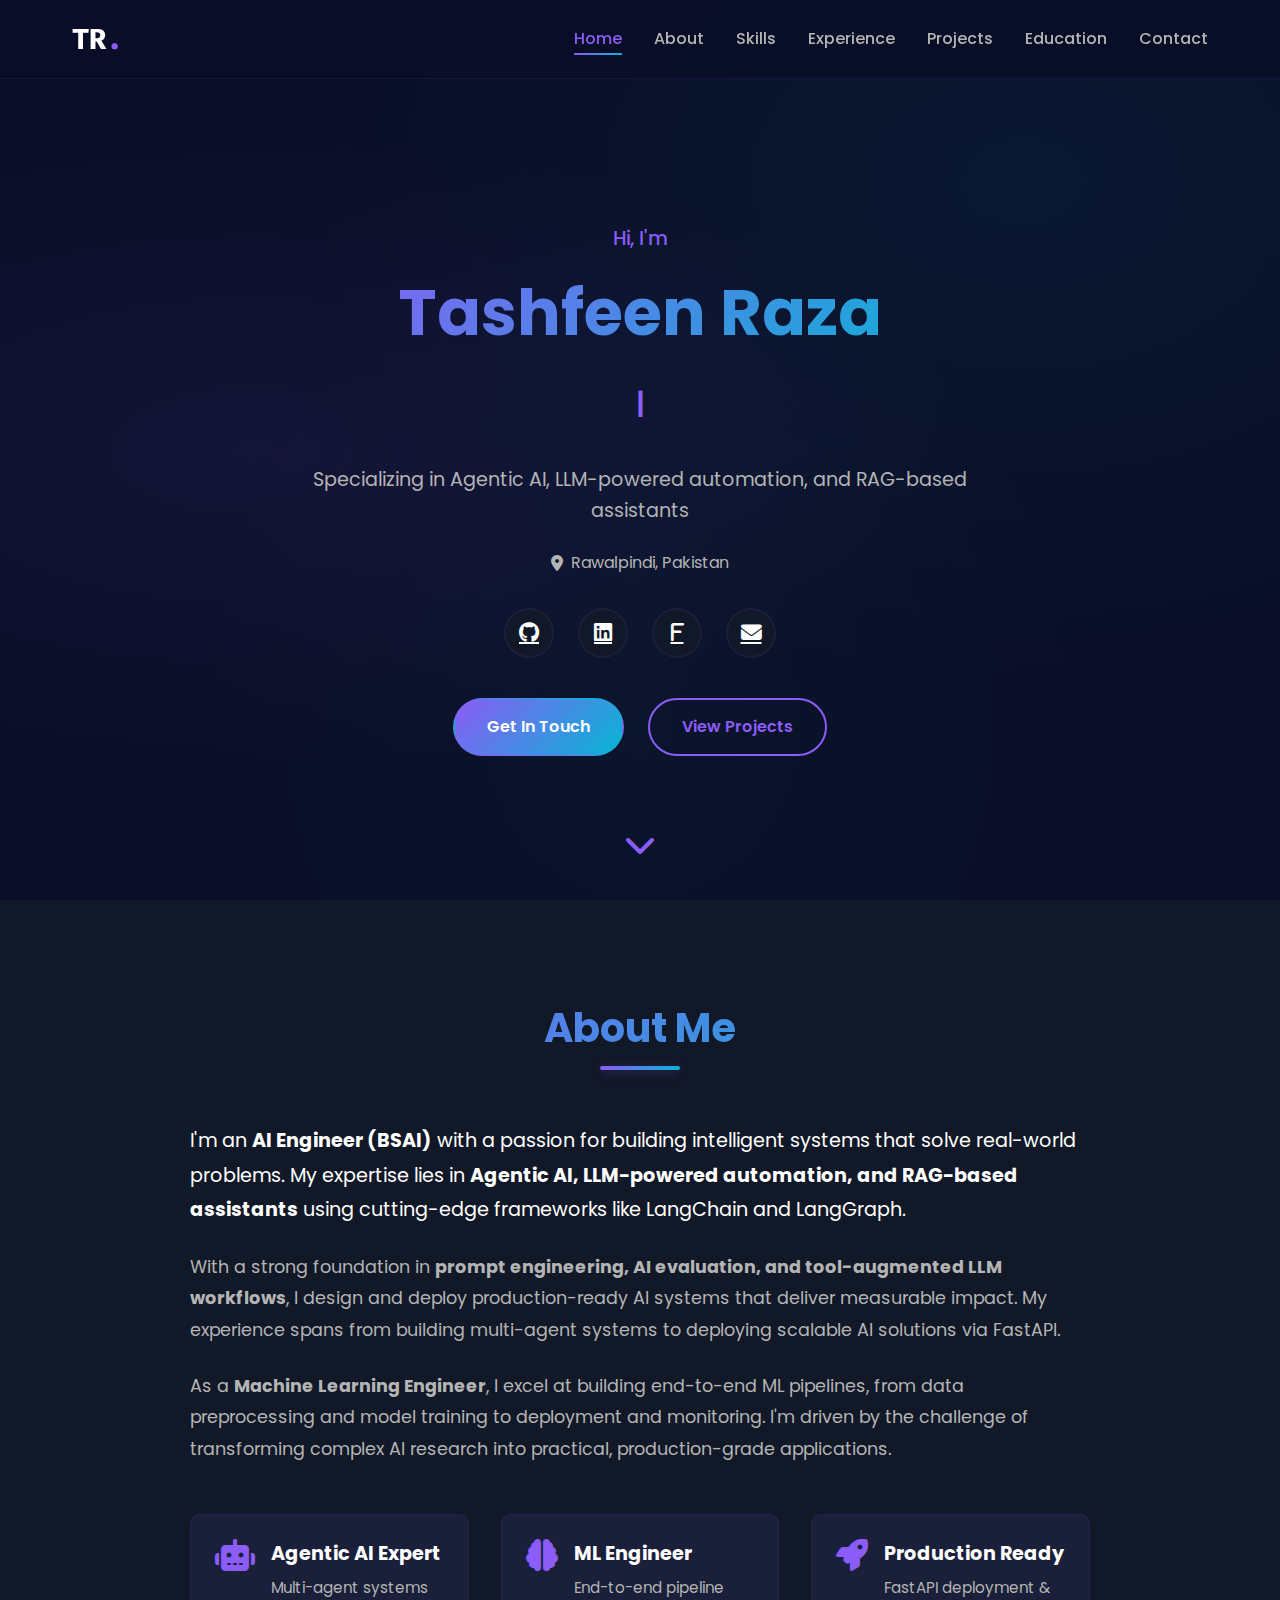
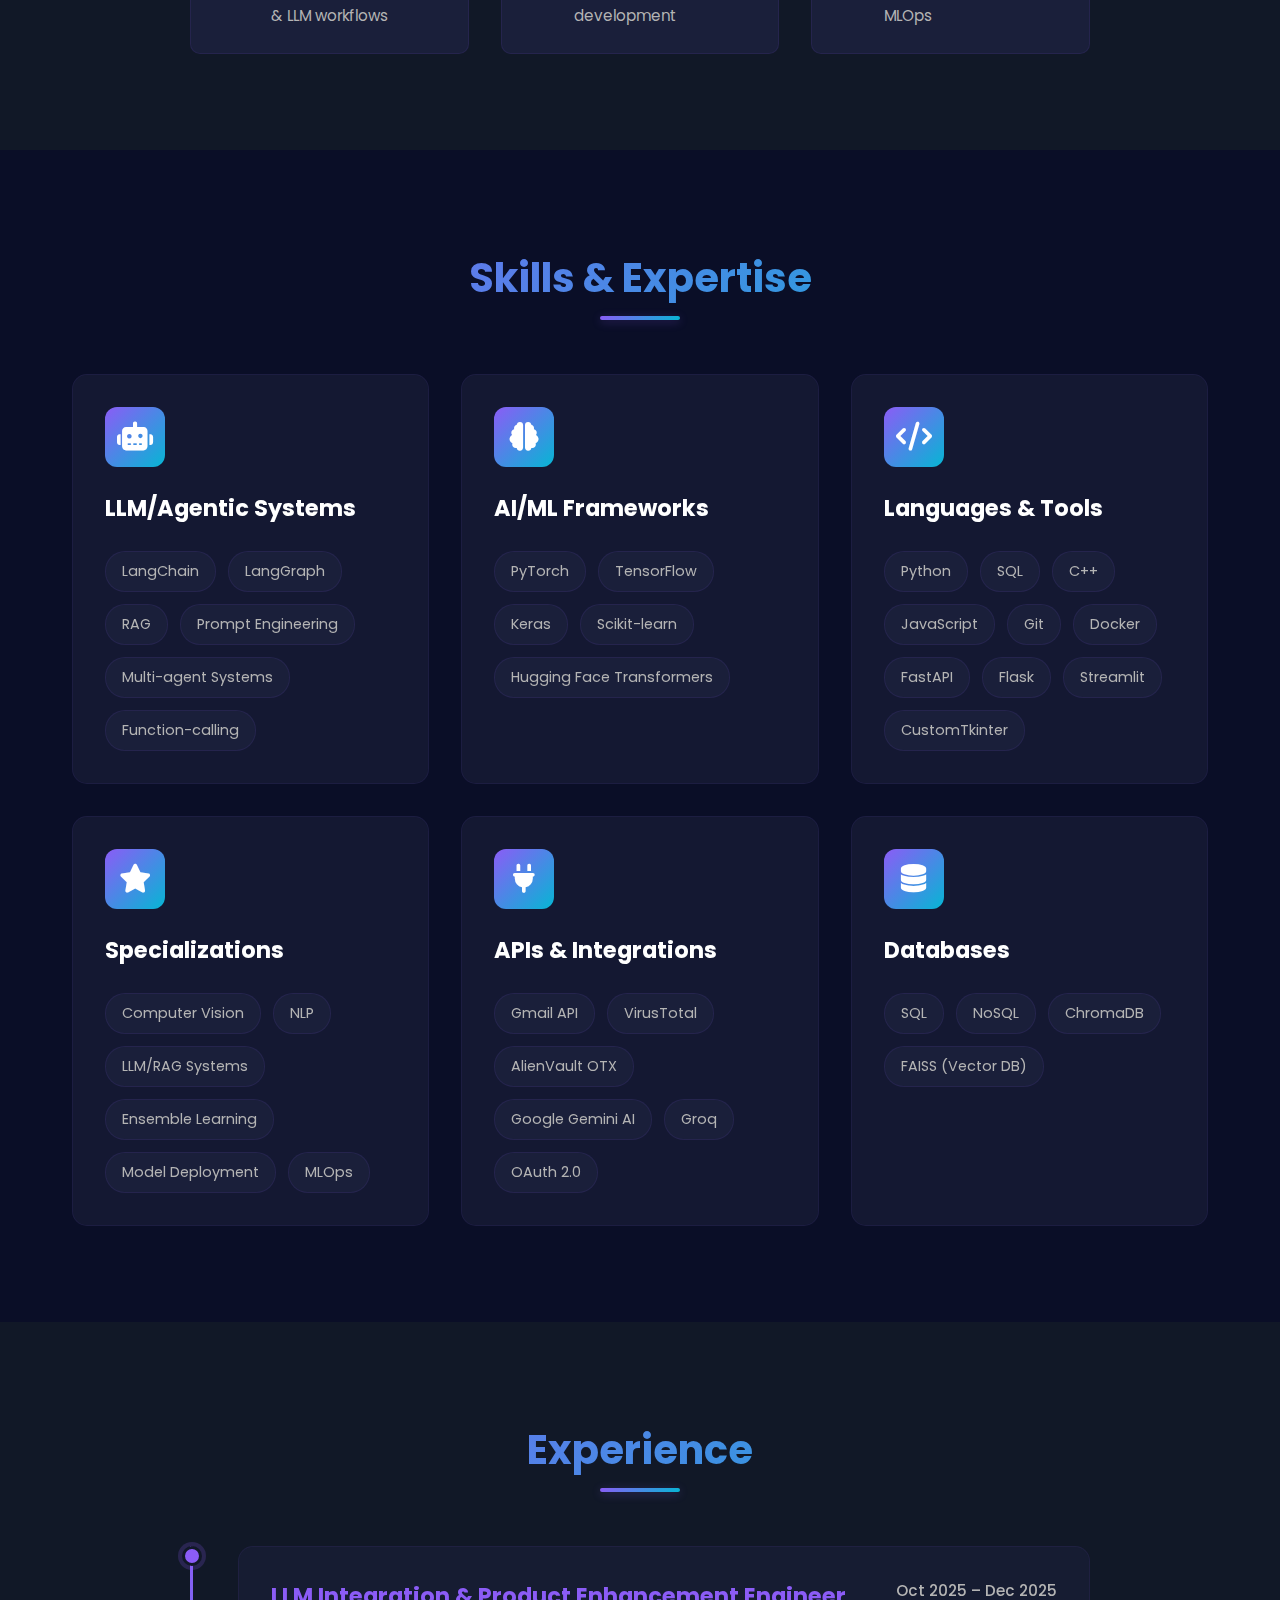
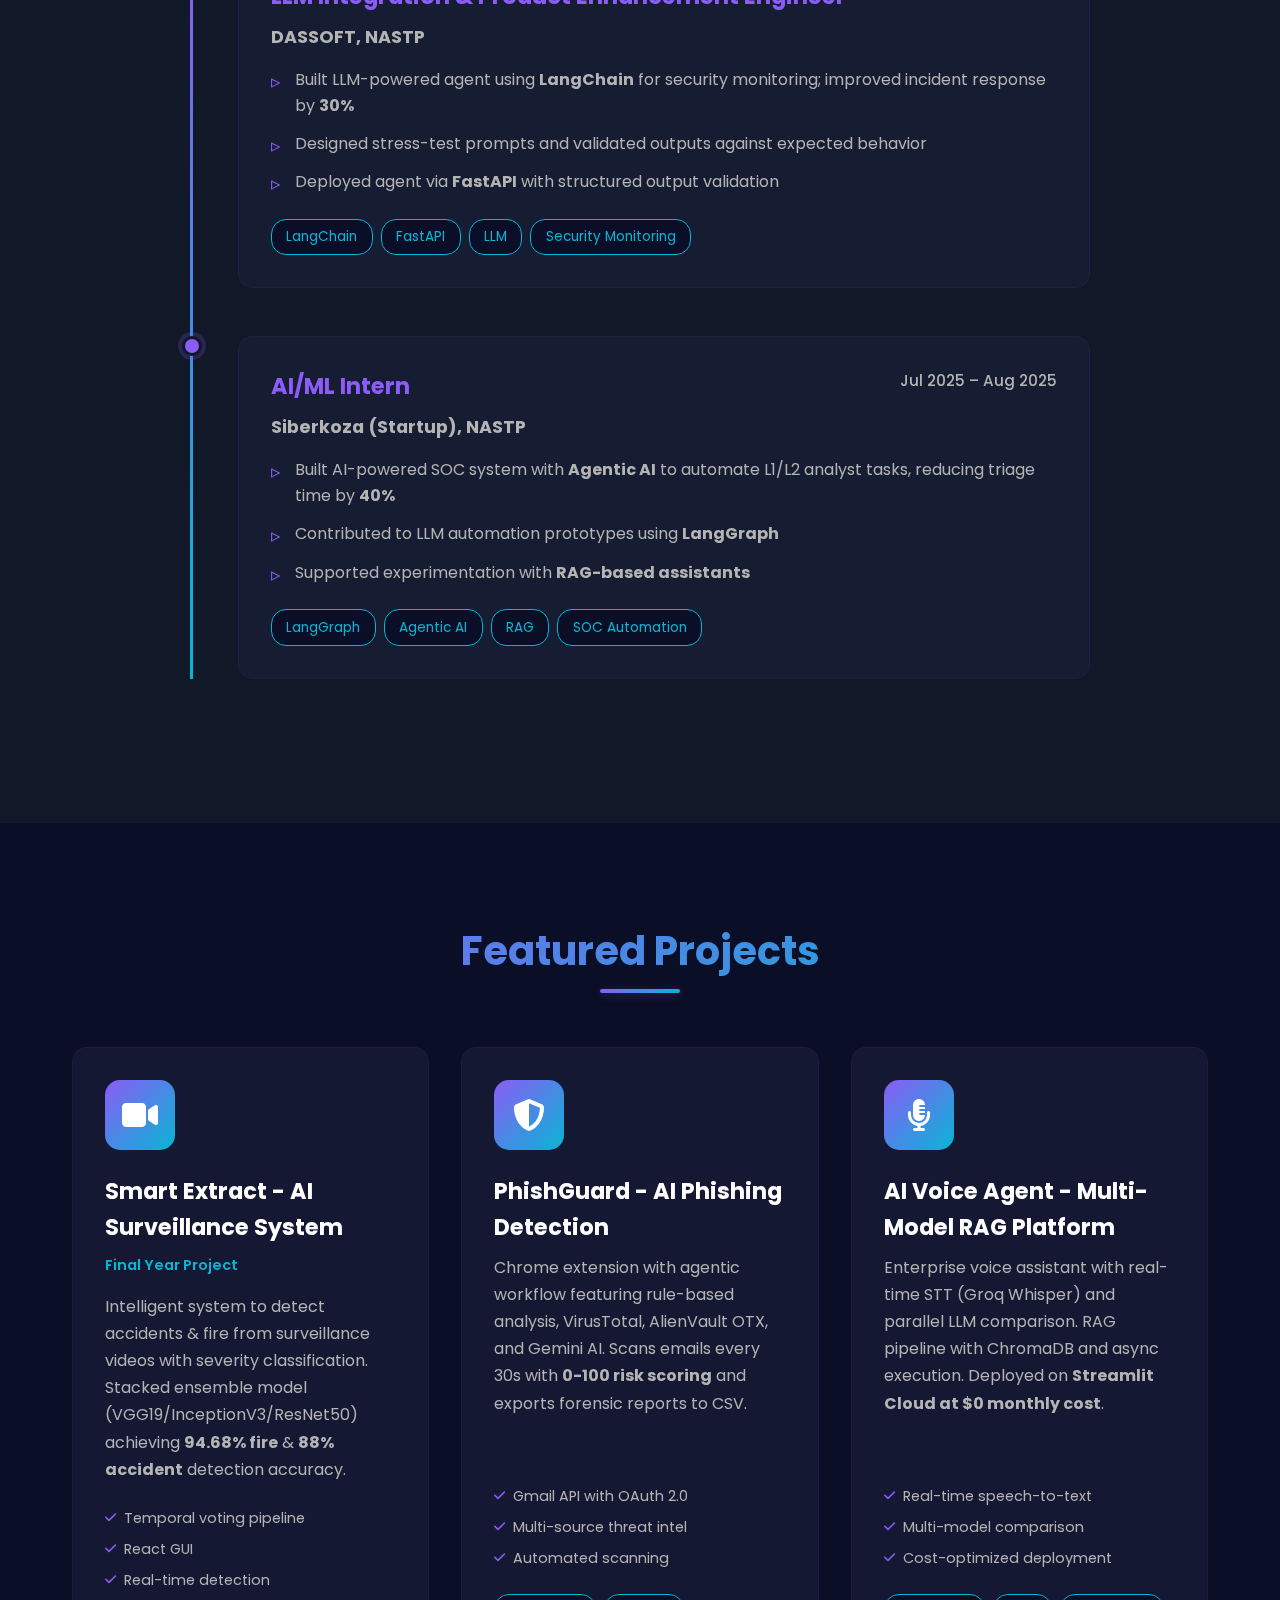
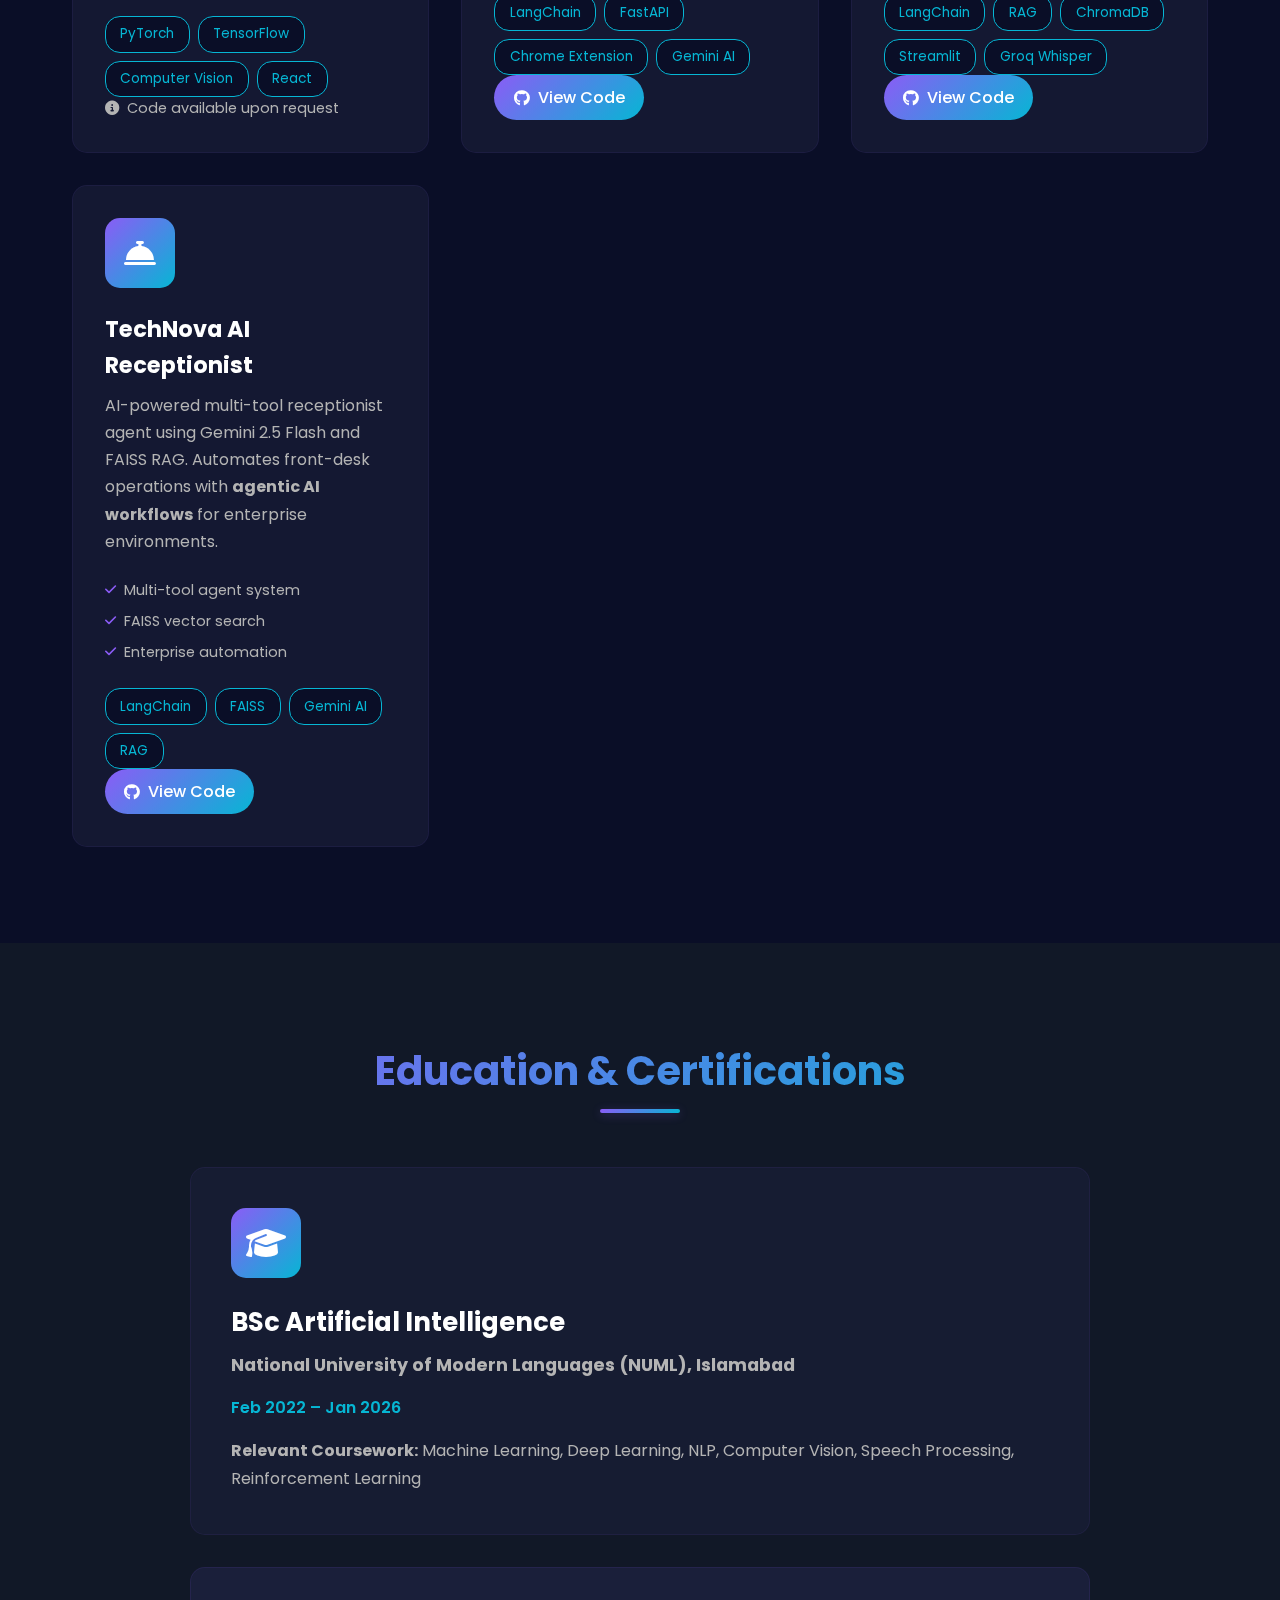
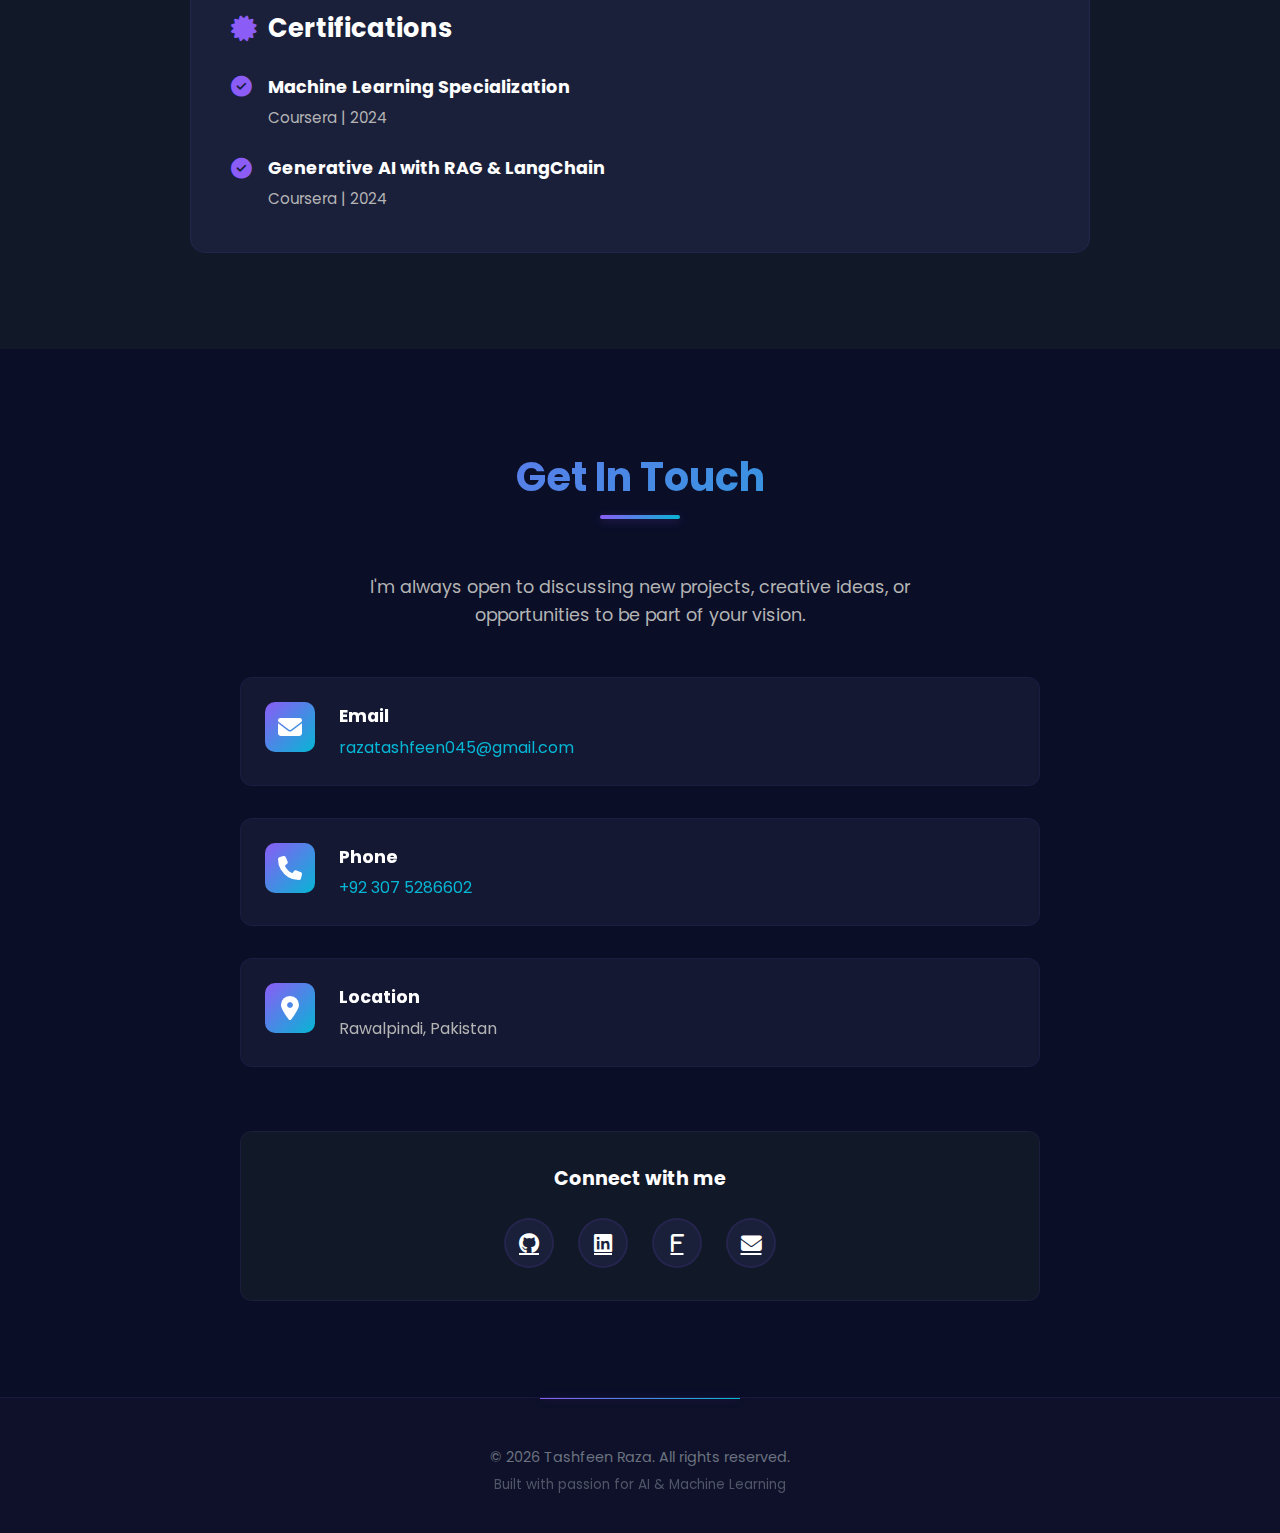
<file: index.html>
<!DOCTYPE html>
<html lang="en">
<head>
    <meta charset="UTF-8">
    <meta name="viewport" content="width=device-width, initial-scale=1.0">
    <meta name="description" content="Tashfeen Raza - AI Engineer specializing in Agentic AI, LLM-powered automation, and RAG-based assistants. Machine Learning Engineer with expertise in production AI systems.">
    <meta name="keywords" content="AI Engineer, Machine Learning, LLM, RAG, Agentic AI, LangChain, PyTorch, TensorFlow">
    <meta name="author" content="Tashfeen Raza">
    
    <!-- Open Graph Meta Tags -->
    <meta property="og:title" content="Tashfeen Raza - AI Engineer & ML Specialist">
    <meta property="og:description" content="AI Engineer specializing in Agentic AI, LLM-powered automation, and RAG-based assistants">
    <meta property="og:type" content="website">
    <meta property="og:url" content="https://tashfeenraza297.github.io">
    
    <!-- Twitter Card Meta Tags -->
    <meta name="twitter:card" content="summary_large_image">
    <meta name="twitter:title" content="Tashfeen Raza - AI Engineer & ML Specialist">
    <meta name="twitter:description" content="AI Engineer specializing in Agentic AI, LLM-powered automation, and RAG-based assistants">
    
    <title>Tashfeen Raza - AI Engineer & ML Specialist</title>
    
    <!-- Favicon -->
    <link rel="icon" type="image/png" href="data:image/svg+xml,<svg xmlns='http://www.w3.org/2000/svg' viewBox='0 0 100 100'><text y='.9em' font-size='90'>🤖</text></svg>">
    
    <!-- Font Awesome -->
    <link rel="stylesheet" href="https://cdnjs.cloudflare.com/ajax/libs/font-awesome/6.4.0/css/all.min.css">
    
    <!-- Google Fonts -->
    <link rel="preconnect" href="https://fonts.googleapis.com">
    <link rel="preconnect" href="https://fonts.gstatic.com" crossorigin>
    <link href="https://fonts.googleapis.com/css2?family=Poppins:wght@300;400;500;600;700&family=Fira+Code:wght@400;500&display=swap" rel="stylesheet">
    
    <!-- Custom CSS -->
    <link rel="stylesheet" href="css/style.css">
</head>
<body>
    <!-- Navigation -->
    <nav class="navbar" id="navbar">
        <div class="container nav-container">
            <a href="#home" class="logo">TR<span class="accent">.</span></a>
            <button class="mobile-menu-toggle" id="mobileMenuToggle" aria-label="Toggle menu">
                <span></span>
                <span></span>
                <span></span>
            </button>
            <ul class="nav-menu" id="navMenu">
                <li><a href="#home" class="nav-link">Home</a></li>
                <li><a href="#about" class="nav-link">About</a></li>
                <li><a href="#skills" class="nav-link">Skills</a></li>
                <li><a href="#experience" class="nav-link">Experience</a></li>
                <li><a href="#projects" class="nav-link">Projects</a></li>
                <li><a href="#education" class="nav-link">Education</a></li>
                <li><a href="#contact" class="nav-link">Contact</a></li>
            </ul>
        </div>
    </nav>

    <!-- Hero Section -->
    <section class="hero" id="home">
        <div class="particles" id="particles"></div>
        <div class="container hero-container">
            <div class="hero-content">
                <p class="hero-greeting">Hi, I'm</p>
                <h1 class="hero-name">Tashfeen Raza</h1>
                <h2 class="hero-title">
                    <span class="typing-text"></span>
                    <span class="cursor">|</span>
                </h2>
                <p class="hero-tagline">Specializing in Agentic AI, LLM-powered automation, and RAG-based assistants</p>
                <div class="hero-location">
                    <i class="fas fa-map-marker-alt"></i>
                    <span>Rawalpindi, Pakistan</span>
                </div>
                <div class="hero-social">
                    <a href="https://github.com/tashfeenraza297" target="_blank" rel="noopener noreferrer" aria-label="GitHub">
                        <i class="fab fa-github"></i>
                    </a>
                    <a href="https://www.linkedin.com/in/tashfeen-raza-2a8b35253" target="_blank" rel="noopener noreferrer" aria-label="LinkedIn">
                        <i class="fab fa-linkedin"></i>
                    </a>
                    <a href="https://www.fiverr.com/tashfeen348" target="_blank" rel="noopener noreferrer" aria-label="Fiverr">
                        <i class="fas fa-f"></i>
                    </a>
                    <a href="mailto:razatashfeen045@gmail.com" aria-label="Email">
                        <i class="fas fa-envelope"></i>
                    </a>
                </div>
                <div class="hero-cta">
                    <a href="#contact" class="btn btn-primary">Get In Touch</a>
                    <a href="#projects" class="btn btn-secondary">View Projects</a>
                </div>
            </div>
        </div>
        <div class="scroll-indicator">
            <a href="#about">
                <i class="fas fa-chevron-down"></i>
            </a>
        </div>
    </section>

    <!-- About Section -->
    <section class="about section" id="about">
        <div class="container">
            <h2 class="section-title">About Me</h2>
            <div class="about-content">
                <div class="about-text">
                    <p class="about-intro">
                        I'm an <strong>AI Engineer (BSAI)</strong> with a passion for building intelligent systems that solve real-world problems. My expertise lies in <strong>Agentic AI, LLM-powered automation, and RAG-based assistants</strong> using cutting-edge frameworks like LangChain and LangGraph.
                    </p>
                    <p>
                        With a strong foundation in <strong>prompt engineering, AI evaluation, and tool-augmented LLM workflows</strong>, I design and deploy production-ready AI systems that deliver measurable impact. My experience spans from building multi-agent systems to deploying scalable AI solutions via FastAPI.
                    </p>
                    <p>
                        As a <strong>Machine Learning Engineer</strong>, I excel at building end-to-end ML pipelines, from data preprocessing and model training to deployment and monitoring. I'm driven by the challenge of transforming complex AI research into practical, production-grade applications.
                    </p>
                    <div class="about-highlights">
                        <div class="highlight-item">
                            <i class="fas fa-robot"></i>
                            <div>
                                <h4>Agentic AI Expert</h4>
                                <p>Multi-agent systems & LLM workflows</p>
                            </div>
                        </div>
                        <div class="highlight-item">
                            <i class="fas fa-brain"></i>
                            <div>
                                <h4>ML Engineer</h4>
                                <p>End-to-end pipeline development</p>
                            </div>
                        </div>
                        <div class="highlight-item">
                            <i class="fas fa-rocket"></i>
                            <div>
                                <h4>Production Ready</h4>
                                <p>FastAPI deployment & MLOps</p>
                            </div>
                        </div>
                    </div>
                </div>
            </div>
        </div>
    </section>

    <!-- Skills Section -->
    <section class="skills section" id="skills">
        <div class="container">
            <h2 class="section-title">Skills & Expertise</h2>
            <div class="skills-grid">
                <div class="skill-category">
                    <div class="category-icon">
                        <i class="fas fa-robot"></i>
                    </div>
                    <h3>LLM/Agentic Systems</h3>
                    <div class="skill-tags">
                        <span class="skill-tag">LangChain</span>
                        <span class="skill-tag">LangGraph</span>
                        <span class="skill-tag">RAG</span>
                        <span class="skill-tag">Prompt Engineering</span>
                        <span class="skill-tag">Multi-agent Systems</span>
                        <span class="skill-tag">Function-calling</span>
                    </div>
                </div>

                <div class="skill-category">
                    <div class="category-icon">
                        <i class="fas fa-brain"></i>
                    </div>
                    <h3>AI/ML Frameworks</h3>
                    <div class="skill-tags">
                        <span class="skill-tag">PyTorch</span>
                        <span class="skill-tag">TensorFlow</span>
                        <span class="skill-tag">Keras</span>
                        <span class="skill-tag">Scikit-learn</span>
                        <span class="skill-tag">Hugging Face Transformers</span>
                    </div>
                </div>

                <div class="skill-category">
                    <div class="category-icon">
                        <i class="fas fa-code"></i>
                    </div>
                    <h3>Languages & Tools</h3>
                    <div class="skill-tags">
                        <span class="skill-tag">Python</span>
                        <span class="skill-tag">SQL</span>
                        <span class="skill-tag">C++</span>
                        <span class="skill-tag">JavaScript</span>
                        <span class="skill-tag">Git</span>
                        <span class="skill-tag">Docker</span>
                        <span class="skill-tag">FastAPI</span>
                        <span class="skill-tag">Flask</span>
                        <span class="skill-tag">Streamlit</span>
                        <span class="skill-tag">CustomTkinter</span>
                    </div>
                </div>

                <div class="skill-category">
                    <div class="category-icon">
                        <i class="fas fa-star"></i>
                    </div>
                    <h3>Specializations</h3>
                    <div class="skill-tags">
                        <span class="skill-tag">Computer Vision</span>
                        <span class="skill-tag">NLP</span>
                        <span class="skill-tag">LLM/RAG Systems</span>
                        <span class="skill-tag">Ensemble Learning</span>
                        <span class="skill-tag">Model Deployment</span>
                        <span class="skill-tag">MLOps</span>
                    </div>
                </div>

                <div class="skill-category">
                    <div class="category-icon">
                        <i class="fas fa-plug"></i>
                    </div>
                    <h3>APIs & Integrations</h3>
                    <div class="skill-tags">
                        <span class="skill-tag">Gmail API</span>
                        <span class="skill-tag">VirusTotal</span>
                        <span class="skill-tag">AlienVault OTX</span>
                        <span class="skill-tag">Google Gemini AI</span>
                        <span class="skill-tag">Groq</span>
                        <span class="skill-tag">OAuth 2.0</span>
                    </div>
                </div>

                <div class="skill-category">
                    <div class="category-icon">
                        <i class="fas fa-database"></i>
                    </div>
                    <h3>Databases</h3>
                    <div class="skill-tags">
                        <span class="skill-tag">SQL</span>
                        <span class="skill-tag">NoSQL</span>
                        <span class="skill-tag">ChromaDB</span>
                        <span class="skill-tag">FAISS (Vector DB)</span>
                    </div>
                </div>
            </div>
        </div>
    </section>

    <!-- Experience Section -->
    <section class="experience section" id="experience">
        <div class="container">
            <h2 class="section-title">Experience</h2>
            <div class="timeline">
                <div class="timeline-item">
                    <div class="timeline-marker"></div>
                    <div class="timeline-content">
                        <div class="timeline-header">
                            <h3>LLM Integration & Product Enhancement Engineer</h3>
                            <span class="timeline-date">Oct 2025 – Dec 2025</span>
                        </div>
                        <h4 class="company">DASSOFT, NASTP</h4>
                        <ul class="achievements">
                            <li>Built LLM-powered agent using <strong>LangChain</strong> for security monitoring; improved incident response by <strong>30%</strong></li>
                            <li>Designed stress-test prompts and validated outputs against expected behavior</li>
                            <li>Deployed agent via <strong>FastAPI</strong> with structured output validation</li>
                        </ul>
                        <div class="tech-stack">
                            <span class="tech-badge">LangChain</span>
                            <span class="tech-badge">FastAPI</span>
                            <span class="tech-badge">LLM</span>
                            <span class="tech-badge">Security Monitoring</span>
                        </div>
                    </div>
                </div>

                <div class="timeline-item">
                    <div class="timeline-marker"></div>
                    <div class="timeline-content">
                        <div class="timeline-header">
                            <h3>AI/ML Intern</h3>
                            <span class="timeline-date">Jul 2025 – Aug 2025</span>
                        </div>
                        <h4 class="company">Siberkoza (Startup), NASTP</h4>
                        <ul class="achievements">
                            <li>Built AI-powered SOC system with <strong>Agentic AI</strong> to automate L1/L2 analyst tasks, reducing triage time by <strong>40%</strong></li>
                            <li>Contributed to LLM automation prototypes using <strong>LangGraph</strong></li>
                            <li>Supported experimentation with <strong>RAG-based assistants</strong></li>
                        </ul>
                        <div class="tech-stack">
                            <span class="tech-badge">LangGraph</span>
                            <span class="tech-badge">Agentic AI</span>
                            <span class="tech-badge">RAG</span>
                            <span class="tech-badge">SOC Automation</span>
                        </div>
                    </div>
                </div>
            </div>
        </div>
    </section>

    <!-- Projects Section -->
    <section class="projects section" id="projects">
        <div class="container">
            <h2 class="section-title">Featured Projects</h2>
            <div class="projects-grid">
                <div class="project-card">
                    <div class="project-icon">
                        <i class="fas fa-video"></i>
                    </div>
                    <h3>Smart Extract - AI Surveillance System</h3>
                    <p class="project-label">Final Year Project</p>
                    <p class="project-description">
                        Intelligent system to detect accidents & fire from surveillance videos with severity classification. 
                        Stacked ensemble model (VGG19/InceptionV3/ResNet50) achieving <strong>94.68% fire</strong> & <strong>88% accident</strong> detection accuracy.
                    </p>
                    <div class="project-features">
                        <span><i class="fas fa-check"></i> Temporal voting pipeline</span>
                        <span><i class="fas fa-check"></i> React GUI</span>
                        <span><i class="fas fa-check"></i> Real-time detection</span>
                    </div>
                    <div class="tech-stack">
                        <span class="tech-badge">PyTorch</span>
                        <span class="tech-badge">TensorFlow</span>
                        <span class="tech-badge">Computer Vision</span>
                        <span class="tech-badge">React</span>
                    </div>
                    <div class="project-links">
                        <span class="project-note"><i class="fas fa-info-circle"></i> Code available upon request</span>
                    </div>
                </div>

                <div class="project-card">
                    <div class="project-icon">
                        <i class="fas fa-shield-alt"></i>
                    </div>
                    <h3>PhishGuard - AI Phishing Detection</h3>
                    <p class="project-description">
                        Chrome extension with agentic workflow featuring rule-based analysis, VirusTotal, AlienVault OTX, and Gemini AI. 
                        Scans emails every 30s with <strong>0-100 risk scoring</strong> and exports forensic reports to CSV.
                    </p>
                    <div class="project-features">
                        <span><i class="fas fa-check"></i> Gmail API with OAuth 2.0</span>
                        <span><i class="fas fa-check"></i> Multi-source threat intel</span>
                        <span><i class="fas fa-check"></i> Automated scanning</span>
                    </div>
                    <div class="tech-stack">
                        <span class="tech-badge">LangChain</span>
                        <span class="tech-badge">FastAPI</span>
                        <span class="tech-badge">Chrome Extension</span>
                        <span class="tech-badge">Gemini AI</span>
                    </div>
                    <div class="project-links">
                        <a href="https://github.com/tashfeenraza297/Gmail-Phishing-Guard" target="_blank" rel="noopener noreferrer" class="project-link">
                            <i class="fab fa-github"></i> View Code
                        </a>
                    </div>
                </div>

                <div class="project-card">
                    <div class="project-icon">
                        <i class="fas fa-microphone-alt"></i>
                    </div>
                    <h3>AI Voice Agent - Multi-Model RAG Platform</h3>
                    <p class="project-description">
                        Enterprise voice assistant with real-time STT (Groq Whisper) and parallel LLM comparison. 
                        RAG pipeline with ChromaDB and async execution. Deployed on <strong>Streamlit Cloud at $0 monthly cost</strong>.
                    </p>
                    <div class="project-features">
                        <span><i class="fas fa-check"></i> Real-time speech-to-text</span>
                        <span><i class="fas fa-check"></i> Multi-model comparison</span>
                        <span><i class="fas fa-check"></i> Cost-optimized deployment</span>
                    </div>
                    <div class="tech-stack">
                        <span class="tech-badge">LangChain</span>
                        <span class="tech-badge">RAG</span>
                        <span class="tech-badge">ChromaDB</span>
                        <span class="tech-badge">Streamlit</span>
                        <span class="tech-badge">Groq Whisper</span>
                    </div>
                    <div class="project-links">
                        <a href="https://github.com/tashfeenraza297/TechNova-AI-Receptionist" target="_blank" rel="noopener noreferrer" class="project-link">
                            <i class="fab fa-github"></i> View Code
                        </a>
                    </div>
                </div>

                <div class="project-card">
                    <div class="project-icon">
                        <i class="fas fa-concierge-bell"></i>
                    </div>
                    <h3>TechNova AI Receptionist</h3>
                    <p class="project-description">
                        AI-powered multi-tool receptionist agent using Gemini 2.5 Flash and FAISS RAG. 
                        Automates front-desk operations with <strong>agentic AI workflows</strong> for enterprise environments.
                    </p>
                    <div class="project-features">
                        <span><i class="fas fa-check"></i> Multi-tool agent system</span>
                        <span><i class="fas fa-check"></i> FAISS vector search</span>
                        <span><i class="fas fa-check"></i> Enterprise automation</span>
                    </div>
                    <div class="tech-stack">
                        <span class="tech-badge">LangChain</span>
                        <span class="tech-badge">FAISS</span>
                        <span class="tech-badge">Gemini AI</span>
                        <span class="tech-badge">RAG</span>
                    </div>
                    <div class="project-links">
                        <a href="https://github.com/tashfeenraza297/TechNova-AI-Receptionist" target="_blank" rel="noopener noreferrer" class="project-link">
                            <i class="fab fa-github"></i> View Code
                        </a>
                    </div>
                </div>
            </div>
        </div>
    </section>

    <!-- Education Section -->
    <section class="education section" id="education">
        <div class="container">
            <h2 class="section-title">Education & Certifications</h2>
            <div class="education-grid">
                <div class="education-card">
                    <div class="education-icon">
                        <i class="fas fa-graduation-cap"></i>
                    </div>
                    <h3>BSc Artificial Intelligence</h3>
                    <h4>National University of Modern Languages (NUML), Islamabad</h4>
                    <p class="education-date">Feb 2022 – Jan 2026</p>
                    <p class="education-coursework">
                        <strong>Relevant Coursework:</strong> Machine Learning, Deep Learning, NLP, 
                        Computer Vision, Speech Processing, Reinforcement Learning
                    </p>
                </div>

                <div class="certifications">
                    <h3><i class="fas fa-certificate"></i> Certifications</h3>
                    <div class="cert-list">
                        <div class="cert-item">
                            <i class="fas fa-check-circle"></i>
                            <div>
                                <h4>Machine Learning Specialization</h4>
                                <p>Coursera | 2024</p>
                            </div>
                        </div>
                        <div class="cert-item">
                            <i class="fas fa-check-circle"></i>
                            <div>
                                <h4>Generative AI with RAG & LangChain</h4>
                                <p>Coursera | 2024</p>
                            </div>
                        </div>
                    </div>
                </div>
            </div>
        </div>
    </section>

    <!-- Contact Section -->
    <section class="contact section" id="contact">
        <div class="container">
            <h2 class="section-title">Get In Touch</h2>
            <p class="contact-intro">
                I'm always open to discussing new projects, creative ideas, or opportunities to be part of your vision.
            </p>
            <div class="contact-content">
                <div class="contact-info">
                    <div class="contact-item">
                        <div class="contact-icon">
                            <i class="fas fa-envelope"></i>
                        </div>
                        <div>
                            <h4>Email</h4>
                            <a href="mailto:razatashfeen045@gmail.com">razatashfeen045@gmail.com</a>
                        </div>
                    </div>
                    <div class="contact-item">
                        <div class="contact-icon">
                            <i class="fas fa-phone"></i>
                        </div>
                        <div>
                            <h4>Phone</h4>
                            <a href="tel:+923075286602">+92 307 5286602</a>
                        </div>
                    </div>
                    <div class="contact-item">
                        <div class="contact-icon">
                            <i class="fas fa-map-marker-alt"></i>
                        </div>
                        <div>
                            <h4>Location</h4>
                            <p>Rawalpindi, Pakistan</p>
                        </div>
                    </div>
                    <div class="contact-social">
                        <h4>Connect with me</h4>
                        <div class="social-links">
                            <a href="https://github.com/tashfeenraza297" target="_blank" rel="noopener noreferrer" aria-label="GitHub">
                                <i class="fab fa-github"></i>
                            </a>
                            <a href="https://www.linkedin.com/in/tashfeen-raza-2a8b35253" target="_blank" rel="noopener noreferrer" aria-label="LinkedIn">
                                <i class="fab fa-linkedin"></i>
                            </a>
                            <a href="https://www.fiverr.com/tashfeen348" target="_blank" rel="noopener noreferrer" aria-label="Fiverr">
                                <i class="fas fa-f"></i>
                            </a>
                            <a href="mailto:razatashfeen045@gmail.com" aria-label="Email">
                                <i class="fas fa-envelope"></i>
                            </a>
                        </div>
                    </div>
                </div>
            </div>
        </div>
    </section>

    <!-- Footer -->
    <footer class="footer">
        <div class="container">
            <p>&copy; 2026 Tashfeen Raza. All rights reserved.</p>
            <p class="footer-tagline">Built with passion for AI & Machine Learning</p>
        </div>
    </footer>

    <!-- Custom JavaScript -->
    <script src="js/main.js"></script>
</body>
</html>
</file>
<file: css/style.css>
/* ===================================
   CSS Variables & Reset
   =================================== */
:root {
    /* Primary Purple */
    --primary: #8b5cf6;
    --primary-light: #a855f7;
    --primary-dark: #7c3aed;
    
    /* Accent Cyan/Teal */
    --accent: #06b6d4;
    --accent-light: #22d3ee;
    --accent-dark: #0891b2;
    --teal: #14b8a6;
    
    /* Dark Backgrounds */
    --bg-dark: #0a0e27;
    --bg-card: #1a1f3a;
    --bg-section: #0f1229;
    --bg-overlay: rgba(26, 31, 58, 0.95);
    
    /* Gradients */
    --gradient-primary: linear-gradient(135deg, #8b5cf6 0%, #06b6d4 100%);
    --gradient-accent: linear-gradient(135deg, #a855f7 0%, #14b8a6 100%);
    --gradient-hero: linear-gradient(135deg, #7c3aed 0%, #06b6d4 50%, #14b8a6 100%);
    --gradient-card: linear-gradient(135deg, rgba(139, 92, 246, 0.1) 0%, rgba(6, 182, 212, 0.1) 100%);
    
    /* Text */
    --text-primary: #ffffff;
    --text-secondary: #b4b4b4;
    --text-muted: #6b7280;
    
    /* Legacy compatibility */
    --bg-primary: #0a0e27;
    --bg-secondary: #111827;
    --bg-tertiary: #1a1f3a;
    --accent-primary: #8b5cf6;
    --accent-secondary: #06b6d4;
    --accent-gradient: linear-gradient(135deg, #8b5cf6 0%, #06b6d4 100%);
    --accent-glow: rgba(139, 92, 246, 0.2);
    --border-color: rgba(139, 92, 246, 0.1);
    
    /* Spacing */
    --spacing-xs: 0.5rem;
    --spacing-sm: 1rem;
    --spacing-md: 2rem;
    --spacing-lg: 4rem;
    --spacing-xl: 6rem;
    
    /* Typography */
    --font-primary: 'Poppins', sans-serif;
    --font-code: 'Fira Code', monospace;
    
    /* Transitions */
    --transition-fast: 0.2s ease;
    --transition-smooth: 0.3s ease;
    --transition-slow: 0.5s ease;
}

* {
    margin: 0;
    padding: 0;
    box-sizing: border-box;
}

html {
    scroll-behavior: smooth;
    font-size: 16px;
}

body {
    font-family: var(--font-primary);
    background-color: var(--bg-primary);
    color: var(--text-primary);
    line-height: 1.6;
    overflow-x: hidden;
}

/* ===================================
   Accessibility
   =================================== */
.skip-to-content {
    position: absolute;
    top: -100px;
    left: 0;
    background: var(--accent-primary);
    color: white;
    padding: 0.8rem 1.5rem;
    text-decoration: none;
    z-index: 10001;
    border-radius: 0 0 8px 0;
    font-weight: 600;
    transition: top 0.3s ease;
}

.skip-to-content:focus {
    top: 0;
    outline: 3px solid var(--accent-secondary);
    outline-offset: 2px;
}

/* Focus indicators for keyboard navigation */
a:focus,
button:focus,
input:focus,
textarea:focus,
select:focus {
    outline: 2px solid var(--accent-primary);
    outline-offset: 2px;
}

/* Improved focus for interactive elements */
.nav-link:focus,
.btn:focus,
.project-link:focus,
.btn-cv:focus,
.btn-demo:focus {
    outline: 3px solid var(--accent-primary);
    outline-offset: 3px;
}


/* ===================================
   Utilities
   =================================== */
.container {
    max-width: 1200px;
    margin: 0 auto;
    padding: 0 var(--spacing-md);
}

.section {
    padding: var(--spacing-xl) 0;
    position: relative;
}

.section-title {
    font-size: 2.5rem;
    font-weight: 700;
    text-align: center;
    margin-bottom: var(--spacing-lg);
    position: relative;
    display: inline-block;
    width: 100%;
    background: var(--gradient-primary);
    -webkit-background-clip: text;
    -webkit-text-fill-color: transparent;
    background-clip: text;
}

.section-title::after {
    content: '';
    position: absolute;
    bottom: -10px;
    left: 50%;
    transform: translateX(-50%);
    width: 80px;
    height: 4px;
    background: var(--gradient-primary);
    border-radius: 2px;
    box-shadow: 0 2px 10px rgba(139, 92, 246, 0.3);
}

/* ===================================
   Navigation
   =================================== */
.navbar {
    position: fixed;
    top: 0;
    left: 0;
    right: 0;
    background: rgba(10, 14, 39, 0.95);
    backdrop-filter: blur(10px);
    z-index: 1000;
    padding: 1rem 0;
    border-bottom: 1px solid var(--border-color);
    transition: var(--transition-smooth);
}

.navbar.scrolled {
    box-shadow: 0 4px 20px rgba(0, 0, 0, 0.3);
}

.nav-container {
    display: flex;
    justify-content: space-between;
    align-items: center;
}

.logo {
    font-size: 1.8rem;
    font-weight: 700;
    color: var(--text-primary);
    text-decoration: none;
    font-family: var(--font-code);
}

.logo .accent {
    color: var(--accent-primary);
}

.nav-menu {
    display: flex;
    list-style: none;
    gap: 2rem;
}

.nav-link {
    color: var(--text-secondary);
    text-decoration: none;
    font-weight: 500;
    transition: var(--transition-fast);
    position: relative;
}

.nav-link::after {
    content: '';
    position: absolute;
    bottom: -5px;
    left: 0;
    width: 0;
    height: 2px;
    background: var(--accent-gradient);
    transition: var(--transition-smooth);
}

.nav-link:hover,
.nav-link.active {
    color: var(--accent-primary);
}

.nav-link:hover::after,
.nav-link.active::after {
    width: 100%;
}

.mobile-menu-toggle {
    display: none;
    flex-direction: column;
    gap: 5px;
    background: transparent;
    border: none;
    cursor: pointer;
    padding: 5px;
}

.mobile-menu-toggle span {
    width: 25px;
    height: 3px;
    background: var(--text-primary);
    border-radius: 2px;
    transition: var(--transition-smooth);
}

/* ===================================
   Hero Section
   =================================== */
.hero {
    min-height: 100vh;
    display: flex;
    align-items: center;
    justify-content: center;
    position: relative;
    padding-top: 80px;
    overflow: hidden;
    background: radial-gradient(ellipse at 20% 50%, rgba(139, 92, 246, 0.08) 0%, transparent 50%),
               radial-gradient(ellipse at 80% 20%, rgba(6, 182, 212, 0.06) 0%, transparent 50%),
               radial-gradient(ellipse at 50% 80%, rgba(20, 184, 166, 0.04) 0%, transparent 50%);
}

.particles {
    position: absolute;
    top: 0;
    left: 0;
    width: 100%;
    height: 100%;
    z-index: 0;
}

.hero-container {
    position: relative;
    z-index: 1;
}

.hero-content {
    text-align: center;
    animation: fadeInUp 1s ease;
}

.hero-greeting {
    font-size: 1.2rem;
    color: var(--accent-primary);
    margin-bottom: 0.5rem;
    font-weight: 500;
}

.hero-name {
    font-size: 4rem;
    font-weight: 700;
    margin-bottom: 1rem;
    background: var(--accent-gradient);
    -webkit-background-clip: text;
    -webkit-text-fill-color: transparent;
    background-clip: text;
}

.hero-title {
    font-size: 1.8rem;
    font-weight: 600;
    color: var(--text-secondary);
    margin-bottom: 1.5rem;
    min-height: 60px;
}

.typing-text {
    color: var(--text-primary);
}

.cursor {
    color: var(--accent-primary);
    animation: blink 1s infinite;
}

@keyframes blink {
    0%, 50% { opacity: 1; }
    51%, 100% { opacity: 0; }
}

.hero-tagline {
    font-size: 1.2rem;
    color: var(--text-secondary);
    margin-bottom: 1.5rem;
    max-width: 700px;
    margin-left: auto;
    margin-right: auto;
}

.hero-location {
    display: flex;
    align-items: center;
    justify-content: center;
    gap: 0.5rem;
    margin-bottom: 2rem;
    color: var(--text-secondary);
}

.hero-social {
    display: flex;
    gap: 1.5rem;
    justify-content: center;
    margin-bottom: 2.5rem;
}

.hero-social a {
    width: 50px;
    height: 50px;
    border-radius: 50%;
    background: var(--bg-secondary);
    display: flex;
    align-items: center;
    justify-content: center;
    color: var(--text-primary);
    font-size: 1.3rem;
    transition: var(--transition-smooth);
    border: 2px solid var(--border-color);
}

.hero-social a:hover {
    background: var(--accent-gradient);
    transform: translateY(-5px);
    box-shadow: 0 10px 25px var(--accent-glow);
}

.hero-cta {
    display: flex;
    gap: 1.5rem;
    justify-content: center;
    margin-top: 2rem;
}

.btn {
    padding: 0.9rem 2rem;
    border-radius: 50px;
    font-weight: 600;
    text-decoration: none;
    transition: var(--transition-smooth);
    display: inline-block;
    border: 2px solid transparent;
}

.btn-primary {
    background: var(--accent-gradient);
    color: white;
}

.btn-primary:hover {
    transform: translateY(-3px);
    box-shadow: 0 10px 30px var(--accent-glow);
}

.btn-secondary {
    background: transparent;
    color: var(--accent-primary);
    border-color: var(--accent-primary);
}

.btn-secondary:hover {
    background: var(--accent-primary);
    color: white;
}

.btn-outline {
    background: transparent;
    border: 2px solid var(--primary);
    color: var(--primary);
    padding: 0.6rem 1.2rem;
    border-radius: 25px;
    font-weight: 500;
    text-decoration: none;
    transition: all 0.3s ease;
    display: inline-flex;
    align-items: center;
    gap: 0.5rem;
}

.btn-outline:hover {
    background: var(--gradient-primary);
    color: white;
    border-color: transparent;
    transform: translateY(-2px);
    box-shadow: 0 5px 20px rgba(139, 92, 246, 0.4);
}

.scroll-indicator {
    position: absolute;
    bottom: 30px;
    left: 50%;
    transform: translateX(-50%);
    animation: bounce 2s infinite;
}

.scroll-indicator a {
    color: var(--primary);
    font-size: 2rem;
}

/* Profile Photo Styles */
.profile-photo-container {
    display: flex;
    justify-content: center;
    margin-bottom: 2rem;
    animation: fadeInScale 1s ease-out;
}

.profile-photo {
    width: 200px;
    height: 200px;
    border-radius: 50%;
    object-fit: cover;
    border: 4px solid transparent;
    background: var(--gradient-primary);
    padding: 4px;
    box-shadow: 0 0 30px rgba(139, 92, 246, 0.5);
    transition: all 0.3s ease;
    animation: rotateGradient 3s linear infinite;
}

.profile-photo:hover {
    transform: scale(1.05);
    box-shadow: 0 0 40px rgba(139, 92, 246, 0.8);
}

@keyframes fadeInScale {
    from {
        opacity: 0;
        transform: scale(0.8);
    }
    to {
        opacity: 1;
        transform: scale(1);
    }
}

@keyframes rotateGradient {
    0% {
        filter: hue-rotate(0deg);
    }
    100% {
        filter: hue-rotate(360deg);
    }
}

@keyframes bounce {
    0%, 20%, 50%, 80%, 100% { transform: translateX(-50%) translateY(0); }
    40% { transform: translateX(-50%) translateY(-10px); }
    60% { transform: translateX(-50%) translateY(-5px); }
}

@keyframes fadeInUp {
    from {
        opacity: 0;
        transform: translateY(30px);
    }
    to {
        opacity: 1;
        transform: translateY(0);
    }
}

/* ===================================
   About Section
   =================================== */
.about {
    background: var(--bg-secondary);
}

.about-content {
    max-width: 900px;
    margin: 0 auto;
}

.about-text p {
    font-size: 1.1rem;
    line-height: 1.8;
    color: var(--text-secondary);
    margin-bottom: 1.5rem;
}

.about-intro {
    font-size: 1.2rem !important;
    color: var(--text-primary) !important;
}

.about-highlights {
    display: grid;
    grid-template-columns: repeat(auto-fit, minmax(250px, 1fr));
    gap: 2rem;
    margin-top: 3rem;
}

.highlight-item {
    display: flex;
    gap: 1rem;
    padding: 1.5rem;
    background: var(--bg-tertiary);
    border-radius: 10px;
    border: 1px solid var(--border-color);
    transition: var(--transition-smooth);
}

.highlight-item:hover {
    transform: translateY(-5px);
    border-color: var(--accent-primary);
    box-shadow: 0 10px 30px rgba(0, 0, 0, 0.3);
}

.highlight-item i {
    font-size: 2rem;
    color: var(--accent-primary);
}

.highlight-item h4 {
    font-size: 1.2rem;
    margin-bottom: 0.3rem;
}

.highlight-item p {
    font-size: 0.95rem;
    margin: 0;
}

/* ===================================
   Skills Section
   =================================== */
.skills-grid {
    display: grid;
    grid-template-columns: repeat(auto-fit, minmax(300px, 1fr));
    gap: 2rem;
}

.skill-category {
    background: rgba(26, 31, 58, 0.6);
    backdrop-filter: blur(10px);
    -webkit-backdrop-filter: blur(10px);
    padding: 2rem;
    border-radius: 15px;
    border: 1px solid rgba(139, 92, 246, 0.08);
    transition: all 0.4s cubic-bezier(0.4, 0, 0.2, 1);
    position: relative;
    overflow: hidden;
}

.skill-category::before {
    content: '';
    position: absolute;
    top: 0;
    left: 0;
    right: 0;
    height: 3px;
    background: var(--gradient-primary);
    opacity: 0;
    transition: opacity 0.4s ease;
}

.skill-category:hover {
    transform: translateY(-5px);
    border-color: rgba(139, 92, 246, 0.2);
    box-shadow: 0 15px 40px rgba(139, 92, 246, 0.1), 0 5px 15px rgba(0, 0, 0, 0.2);
}

.skill-category:hover::before {
    opacity: 1;
}

body.light-theme .skill-category {
    background: rgba(255, 255, 255, 0.7);
}

.category-icon {
    width: 60px;
    height: 60px;
    background: var(--accent-gradient);
    border-radius: 12px;
    display: flex;
    align-items: center;
    justify-content: center;
    margin-bottom: 1.5rem;
}

.category-icon i {
    font-size: 1.8rem;
    color: white;
}

.skill-category h3 {
    font-size: 1.4rem;
    margin-bottom: 1.5rem;
}

.skill-tags {
    display: flex;
    flex-wrap: wrap;
    gap: 0.75rem;
}

.skill-tag {
    background: var(--bg-tertiary);
    padding: 0.5rem 1rem;
    border-radius: 20px;
    font-size: 0.9rem;
    color: var(--text-secondary);
    border: 1px solid var(--border-color);
    transition: var(--transition-fast);
}

.skill-tag:hover {
    background: var(--accent-primary);
    color: white;
    border-color: var(--accent-primary);
}

/* ===================================
   Experience Section
   =================================== */
.experience {
    background: var(--bg-secondary);
}

.timeline {
    max-width: 900px;
    margin: 0 auto;
    position: relative;
}

.timeline::before {
    content: '';
    position: absolute;
    left: 0;
    top: 0;
    bottom: 0;
    width: 3px;
    background: var(--accent-gradient);
}

.timeline-item {
    position: relative;
    padding-left: 3rem;
    margin-bottom: 3rem;
}

.timeline-marker {
    position: absolute;
    left: -8px;
    top: 0;
    width: 20px;
    height: 20px;
    border-radius: 50%;
    background: var(--accent-primary);
    border: 3px solid var(--bg-secondary);
    box-shadow: 0 0 0 4px var(--accent-glow);
}

.timeline-content {
    background: rgba(26, 31, 58, 0.6);
    backdrop-filter: blur(10px);
    -webkit-backdrop-filter: blur(10px);
    padding: 2rem;
    border-radius: 15px;
    border: 1px solid rgba(139, 92, 246, 0.08);
    transition: all 0.4s cubic-bezier(0.4, 0, 0.2, 1);
}

.timeline-content:hover {
    transform: translateX(10px);
    border-color: rgba(139, 92, 246, 0.2);
    box-shadow: 0 10px 30px rgba(139, 92, 246, 0.1), 0 5px 15px rgba(0, 0, 0, 0.2);
}

body.light-theme .timeline-content {
    background: rgba(255, 255, 255, 0.7);
}

.timeline-header {
    display: flex;
    justify-content: space-between;
    align-items: flex-start;
    margin-bottom: 0.5rem;
    flex-wrap: wrap;
    gap: 1rem;
}

.timeline-header h3 {
    font-size: 1.4rem;
    color: var(--accent-primary);
}

.timeline-date {
    color: var(--text-secondary);
    font-size: 0.95rem;
    font-weight: 500;
}

.company {
    font-size: 1.1rem;
    color: var(--text-secondary);
    margin-bottom: 1rem;
}

.achievements {
    list-style: none;
    margin-bottom: 1.5rem;
}

.achievements li {
    padding-left: 1.5rem;
    margin-bottom: 0.8rem;
    position: relative;
    color: var(--text-secondary);
}

.achievements li::before {
    content: '▹';
    position: absolute;
    left: 0;
    color: var(--accent-primary);
    font-size: 1.2rem;
}

.tech-stack {
    display: flex;
    flex-wrap: wrap;
    gap: 0.5rem;
}

.tech-badge {
    background: var(--bg-primary);
    padding: 0.4rem 0.9rem;
    border-radius: 15px;
    font-size: 0.85rem;
    color: var(--accent-secondary);
    border: 1px solid var(--accent-secondary);
}

/* ===================================
   Projects Section
   =================================== */
.projects-grid {
    display: grid;
    grid-template-columns: repeat(auto-fit, minmax(320px, 1fr));
    gap: 2rem;
}

/* Project Thumbnail */
.project-thumbnail {
    position: relative;
    width: calc(100% + 4rem);
    margin: -2rem -2rem 1.5rem -2rem;
    height: 200px;
    border-radius: 15px 15px 0 0;
    overflow: hidden;
    background: var(--gradient-card);
    flex-shrink: 0;
}

.project-thumbnail img {
    width: 100%;
    height: 100%;
    object-fit: cover;
    object-position: top center;
    display: block;
    transition: transform 0.5s cubic-bezier(0.4, 0, 0.2, 1);
}

.project-card:hover .project-thumbnail img {
    transform: scale(1.05);
}

.project-thumbnail-overlay {
    position: absolute;
    inset: 0;
    background: linear-gradient(180deg, transparent 40%, rgba(10, 14, 39, 0.8) 100%);
    display: flex;
    align-items: flex-end;
    justify-content: flex-start;
    padding: 1rem;
    opacity: 0;
    transition: opacity 0.4s ease;
}

.project-card:hover .project-thumbnail-overlay {
    opacity: 1;
}

.project-thumbnail-overlay i {
    font-size: 1.5rem;
    color: white;
    background: var(--gradient-primary);
    width: 40px;
    height: 40px;
    border-radius: 10px;
    display: flex;
    align-items: center;
    justify-content: center;
}

/* Gradient placeholder when image is missing */
.project-thumbnail.placeholder {
    background: linear-gradient(135deg, rgba(139, 92, 246, 0.15) 0%, rgba(6, 182, 212, 0.15) 100%);
    display: flex;
    align-items: center;
    justify-content: center;
}

.project-thumbnail.placeholder .project-thumbnail-overlay {
    opacity: 1;
    background: transparent;
    align-items: center;
    justify-content: center;
}

.project-thumbnail.placeholder .project-thumbnail-overlay i {
    font-size: 2.5rem;
    width: 70px;
    height: 70px;
    border-radius: 15px;
}

/* Staggered card entrance animation */
.project-card.reveal.active {
    animation: cardStagger 0.6s ease forwards;
}

@keyframes cardStagger {
    from {
        opacity: 0;
        transform: translateY(30px);
    }
    to {
        opacity: 1;
        transform: translateY(0);
    }
}

.project-card {
    background: rgba(26, 31, 58, 0.6);
    backdrop-filter: blur(10px);
    -webkit-backdrop-filter: blur(10px);
    padding: 2rem;
    border-radius: 15px;
    border: 1px solid rgba(139, 92, 246, 0.08);
    transition: all 0.4s cubic-bezier(0.4, 0, 0.2, 1);
    display: flex;
    flex-direction: column;
    position: relative;
    overflow: hidden;
}

.project-card::before {
    content: '';
    position: absolute;
    top: 0;
    left: 0;
    right: 0;
    height: 3px;
    background: var(--gradient-primary);
    transform: scaleX(0);
    transition: transform 0.4s cubic-bezier(0.4, 0, 0.2, 1);
}

.project-card:hover {
    transform: translateY(-8px);
    border-color: rgba(139, 92, 246, 0.2);
    box-shadow: 0 20px 50px rgba(139, 92, 246, 0.12), 0 8px 20px rgba(0, 0, 0, 0.3);
}

.project-card:hover::before {
    transform: scaleX(1);
}

body.light-theme .project-card {
    background: rgba(255, 255, 255, 0.7);
}

.project-icon {
    width: 70px;
    height: 70px;
    background: var(--accent-gradient);
    border-radius: 15px;
    display: flex;
    align-items: center;
    justify-content: center;
    margin-bottom: 1.5rem;
}

.project-icon i {
    font-size: 2rem;
    color: white;
}

.project-card h3 {
    font-size: 1.4rem;
    margin-bottom: 0.5rem;
}

.project-label {
    color: var(--accent-secondary);
    font-size: 0.9rem;
    font-weight: 600;
    margin-bottom: 1rem;
}

.project-description {
    color: var(--text-secondary);
    line-height: 1.7;
    margin-bottom: 1.5rem;
    flex-grow: 1;
}

.project-features {
    display: flex;
    flex-direction: column;
    gap: 0.5rem;
    margin-bottom: 1.5rem;
}

.project-features span {
    color: var(--text-secondary);
    font-size: 0.9rem;
    display: flex;
    align-items: center;
    gap: 0.5rem;
}

.project-features i {
    color: var(--accent-primary);
    font-size: 0.8rem;
}

.project-links {
    margin-top: auto;
    display: flex;
    gap: 1rem;
    flex-wrap: wrap;
}

.project-link {
    padding: 0.6rem 1.2rem;
    background: var(--accent-gradient);
    color: white;
    text-decoration: none;
    border-radius: 25px;
    font-weight: 500;
    transition: var(--transition-smooth);
    display: inline-flex;
    align-items: center;
    gap: 0.5rem;
}

.project-link:hover {
    transform: translateY(-3px);
    box-shadow: 0 5px 20px var(--accent-glow);
}

.project-note {
    color: var(--text-secondary);
    font-size: 0.9rem;
    display: flex;
    align-items: center;
    gap: 0.5rem;
}

/* ===================================
   Education Section
   =================================== */
.education {
    background: var(--bg-secondary);
}

.education-grid {
    max-width: 900px;
    margin: 0 auto;
    display: grid;
    gap: 2rem;
}

.education-card {
    background: rgba(26, 31, 58, 0.6);
    backdrop-filter: blur(10px);
    -webkit-backdrop-filter: blur(10px);
    padding: 2.5rem;
    border-radius: 15px;
    border: 1px solid rgba(139, 92, 246, 0.08);
    transition: all 0.4s cubic-bezier(0.4, 0, 0.2, 1);
}

.education-card:hover {
    transform: translateY(-5px);
    border-color: rgba(139, 92, 246, 0.2);
    box-shadow: 0 10px 30px rgba(139, 92, 246, 0.1), 0 5px 15px rgba(0, 0, 0, 0.2);
}

body.light-theme .education-card {
    background: rgba(255, 255, 255, 0.7);
}

.education-icon {
    width: 70px;
    height: 70px;
    background: var(--accent-gradient);
    border-radius: 15px;
    display: flex;
    align-items: center;
    justify-content: center;
    margin-bottom: 1.5rem;
}

.education-icon i {
    font-size: 2rem;
    color: white;
}

.education-card h3 {
    font-size: 1.6rem;
    margin-bottom: 0.5rem;
}

.education-card h4 {
    font-size: 1.1rem;
    color: var(--text-secondary);
    margin-bottom: 1rem;
}

.education-date {
    color: var(--accent-secondary);
    font-weight: 600;
    margin-bottom: 1rem;
}

.education-coursework {
    color: var(--text-secondary);
    line-height: 1.8;
}

.certifications {
    background: var(--bg-tertiary);
    padding: 2.5rem;
    border-radius: 15px;
    border: 1px solid var(--border-color);
}

.certifications h3 {
    font-size: 1.6rem;
    margin-bottom: 1.5rem;
    display: flex;
    align-items: center;
    gap: 0.7rem;
}

.certifications h3 i {
    color: var(--accent-primary);
}

.cert-list {
    display: flex;
    flex-direction: column;
    gap: 1.5rem;
}

.cert-item {
    display: flex;
    gap: 1rem;
    align-items: flex-start;
}

.cert-item i {
    color: var(--accent-primary);
    font-size: 1.3rem;
    margin-top: 0.2rem;
}

.cert-item h4 {
    font-size: 1.1rem;
    margin-bottom: 0.3rem;
}

.cert-item p {
    color: var(--text-secondary);
    font-size: 0.95rem;
}

/* ===================================
   Contact Section
   =================================== */
.contact-intro {
    text-align: center;
    font-size: 1.1rem;
    color: var(--text-secondary);
    max-width: 600px;
    margin: 0 auto 3rem;
}

.contact-content {
    max-width: 800px;
    margin: 0 auto;
}

.contact-info {
    display: grid;
    gap: 2rem;
}

.contact-item {
    display: flex;
    gap: 1.5rem;
    align-items: flex-start;
    padding: 1.5rem;
    background: rgba(26, 31, 58, 0.6);
    backdrop-filter: blur(10px);
    -webkit-backdrop-filter: blur(10px);
    border-radius: 12px;
    border: 1px solid rgba(139, 92, 246, 0.08);
    transition: all 0.4s cubic-bezier(0.4, 0, 0.2, 1);
}

.contact-item:hover {
    transform: translateY(-5px);
    border-color: rgba(139, 92, 246, 0.2);
    box-shadow: 0 10px 30px rgba(139, 92, 246, 0.1), 0 5px 15px rgba(0, 0, 0, 0.2);
}

body.light-theme .contact-item {
    background: rgba(255, 255, 255, 0.7);
}

.contact-icon {
    width: 50px;
    height: 50px;
    background: var(--accent-gradient);
    border-radius: 10px;
    display: flex;
    align-items: center;
    justify-content: center;
    flex-shrink: 0;
}

.contact-icon i {
    font-size: 1.5rem;
    color: white;
}

.contact-item h4 {
    font-size: 1.1rem;
    margin-bottom: 0.3rem;
}

.contact-item a {
    color: var(--accent-secondary);
    text-decoration: none;
    transition: var(--transition-fast);
}

.contact-item a:hover {
    color: var(--accent-primary);
}

.contact-social {
    margin-top: 2rem;
    padding: 2rem;
    background: var(--bg-secondary);
    border-radius: 12px;
    border: 1px solid var(--border-color);
    text-align: center;
}

.contact-social h4 {
    font-size: 1.2rem;
    margin-bottom: 1.5rem;
}

.social-links {
    display: flex;
    gap: 1.5rem;
    justify-content: center;
}

.social-links a {
    width: 50px;
    height: 50px;
    border-radius: 50%;
    background: var(--bg-tertiary);
    display: flex;
    align-items: center;
    justify-content: center;
    color: var(--text-primary);
    font-size: 1.3rem;
    transition: var(--transition-smooth);
    border: 2px solid var(--border-color);
}

.social-links a:hover {
    background: var(--accent-gradient);
    transform: translateY(-5px);
    box-shadow: 0 10px 25px var(--accent-glow);
    border-color: transparent;
}

/* Demo Button */
.btn-demo {
    padding: 0.75rem 1.5rem;
    background: var(--gradient-primary);
    color: white;
    border: none;
    border-radius: 25px;
    font-weight: 600;
    font-size: 0.95rem;
    cursor: pointer;
    transition: all 0.3s ease;
    display: inline-flex;
    align-items: center;
    gap: 0.5rem;
    font-family: var(--font-primary);
    margin-top: 1rem;
}

.btn-demo:hover {
    transform: translateY(-3px);
    box-shadow: 0 10px 25px rgba(139, 92, 246, 0.4);
}

.contact-item p {
    color: var(--text-secondary);
}

/* ===================================
   Stats/Achievements Section
   =================================== */
.stats {
    background: var(--bg-secondary);
    padding: 4rem 0;
}

.stats-grid {
    display: grid;
    grid-template-columns: repeat(auto-fit, minmax(200px, 1fr));
    gap: 2rem;
    max-width: 1000px;
    margin: 0 auto;
}

.stat-card {
    text-align: center;
    padding: 2rem 1.5rem;
    background: rgba(26, 31, 58, 0.6);
    backdrop-filter: blur(10px);
    -webkit-backdrop-filter: blur(10px);
    border-radius: 15px;
    border: 1px solid rgba(139, 92, 246, 0.08);
    transition: all 0.4s cubic-bezier(0.4, 0, 0.2, 1);
    position: relative;
    overflow: hidden;
}

.stat-card::after {
    content: '';
    position: absolute;
    bottom: 0;
    left: 0;
    right: 0;
    height: 3px;
    background: var(--gradient-primary);
    transform: scaleX(0);
    transition: transform 0.4s ease;
}

.stat-card:hover {
    transform: translateY(-8px);
    border-color: rgba(139, 92, 246, 0.2);
    box-shadow: 0 15px 40px rgba(139, 92, 246, 0.12), 0 5px 15px rgba(0, 0, 0, 0.2);
}

.stat-card:hover::after {
    transform: scaleX(1);
}

body.light-theme .stat-card {
    background: rgba(255, 255, 255, 0.7);
}

.stat-icon {
    width: 60px;
    height: 60px;
    margin: 0 auto 1rem;
    background: var(--gradient-primary);
    border-radius: 12px;
    display: flex;
    align-items: center;
    justify-content: center;
}

.stat-icon i {
    font-size: 1.8rem;
    color: white;
}

.stat-number {
    font-size: 2.5rem;
    font-weight: 700;
    background: var(--gradient-primary);
    -webkit-background-clip: text;
    -webkit-text-fill-color: transparent;
    background-clip: text;
    margin-bottom: 0.5rem;
    display: block;
}

.stat-label {
    color: var(--text-secondary);
    font-size: 1rem;
    font-weight: 500;
}

/* ===================================
   Contact Form
   =================================== */
.contact-form-container {
    max-width: 600px;
    margin: 3rem auto 0;
}

.contact-form {
    background: var(--bg-secondary);
    padding: 2.5rem;
    border-radius: 15px;
    border: 1px solid var(--border-color);
}

.form-group {
    margin-bottom: 1.5rem;
}

.form-group label {
    display: block;
    margin-bottom: 0.5rem;
    color: var(--text-primary);
    font-weight: 500;
}

.form-group input,
.form-group textarea {
    width: 100%;
    padding: 0.9rem 1.2rem;
    background: var(--bg-tertiary);
    border: 1px solid var(--border-color);
    border-radius: 8px;
    color: var(--text-primary);
    font-family: var(--font-primary);
    font-size: 1rem;
    transition: var(--transition-smooth);
}

.form-group input:focus,
.form-group textarea:focus {
    outline: none;
    border-color: var(--accent-primary);
    box-shadow: 0 0 0 3px rgba(139, 92, 246, 0.1);
}

.form-group textarea {
    resize: vertical;
    min-height: 120px;
}

.form-submit {
    width: 100%;
    padding: 1rem 2rem;
    background: var(--gradient-primary);
    color: white;
    border: none;
    border-radius: 50px;
    font-weight: 600;
    font-size: 1.05rem;
    cursor: pointer;
    transition: var(--transition-smooth);
    font-family: var(--font-primary);
}

.form-submit:hover {
    transform: translateY(-3px);
    box-shadow: 0 10px 30px var(--accent-glow);
}

.form-submit:disabled {
    opacity: 0.6;
    cursor: not-allowed;
}

.form-message {
    margin-top: 1rem;
    padding: 0.9rem;
    border-radius: 8px;
    text-align: center;
    display: none;
}

.form-message.success {
    background: rgba(34, 197, 94, 0.1);
    border: 1px solid rgba(34, 197, 94, 0.3);
    color: #22c55e;
    display: block;
}

.form-message.error {
    background: rgba(239, 68, 68, 0.1);
    border: 1px solid rgba(239, 68, 68, 0.3);
    color: #ef4444;
    display: block;
}

/* ===================================
   Loading Screen
   =================================== */
.loading-screen {
    position: fixed;
    top: 0;
    left: 0;
    width: 100%;
    height: 100%;
    background: var(--bg-dark);
    display: flex;
    justify-content: center;
    align-items: center;
    z-index: 10000;
    transition: opacity 0.5s ease, visibility 0.5s ease;
}

.loading-screen.hidden {
    opacity: 0;
    visibility: hidden;
}

.loader {
    width: 50px;
    height: 50px;
    border: 4px solid rgba(139, 92, 246, 0.2);
    border-top: 4px solid var(--accent-primary);
    border-radius: 50%;
    animation: spin 1s linear infinite;
}

@keyframes spin {
    0% { transform: rotate(0deg); }
    100% { transform: rotate(360deg); }
}

.loading-text {
    margin-top: 1.5rem;
    color: var(--text-secondary);
    font-size: 1.1rem;
    animation: pulse 1.5s ease-in-out infinite;
}

@keyframes pulse {
    0%, 100% { opacity: 0.5; }
    50% { opacity: 1; }
}

/* ===================================
   Theme Toggle
   =================================== */
.theme-toggle {
    position: fixed;
    bottom: 30px;
    right: 30px;
    width: 50px;
    height: 50px;
    background: var(--gradient-primary);
    border-radius: 50%;
    display: flex;
    align-items: center;
    justify-content: center;
    cursor: pointer;
    box-shadow: 0 5px 20px rgba(139, 92, 246, 0.4);
    z-index: 999;
    transition: var(--transition-smooth);
    border: none;
}

.theme-toggle:hover {
    transform: scale(1.1) rotate(20deg);
    box-shadow: 0 8px 30px rgba(139, 92, 246, 0.6);
}

.theme-toggle i {
    font-size: 1.3rem;
    color: white;
}

/* Light Theme Variables */
body.light-theme {
    --bg-dark: #f8fafc;
    --bg-card: #ffffff;
    --bg-section: #f1f5f9;
    --bg-primary: #f8fafc;
    --bg-secondary: #ffffff;
    --bg-tertiary: #f1f5f9;
    --text-primary: #1e293b;
    --text-secondary: #475569;
    --text-muted: #94a3b8;
    --border-color: rgba(139, 92, 246, 0.2);
}

body.light-theme .navbar {
    background: rgba(248, 250, 252, 0.95);
}

body.light-theme .particles div {
    background: rgba(139, 92, 246, 0.3) !important;
}

/* ===================================
   CV Download Buttons
   =================================== */
.cv-buttons {
    display: flex;
    gap: 1rem;
    justify-content: center;
    margin-top: 1.5rem;
    flex-wrap: wrap;
}

.btn-cv {
    padding: 0.8rem 1.8rem;
    background: transparent;
    border: 2px solid var(--primary);
    color: var(--primary);
    border-radius: 50px;
    font-weight: 600;
    text-decoration: none;
    transition: var(--transition-smooth);
    display: inline-flex;
    align-items: center;
    gap: 0.6rem;
    font-size: 0.95rem;
}

.btn-cv i {
    font-size: 1.1rem;
}

.btn-cv:hover {
    background: var(--gradient-primary);
    color: white;
    border-color: transparent;
    transform: translateY(-3px);
    box-shadow: 0 10px 30px var(--accent-glow);
}

.btn-cv.ml {
    border-color: var(--accent-secondary);
    color: var(--accent-secondary);
}

.btn-cv.ml:hover {
    background: var(--accent-secondary);
}

/* ===================================
   Footer
   =================================== */
.footer {
    background: rgba(15, 18, 41, 0.95);
    padding: 3rem 0 2rem;
    text-align: center;
    border-top: 1px solid rgba(139, 92, 246, 0.1);
    position: relative;
}

.footer::before {
    content: '';
    position: absolute;
    top: 0;
    left: 50%;
    transform: translateX(-50%);
    width: 200px;
    height: 1px;
    background: var(--gradient-primary);
    box-shadow: 0 0 10px rgba(139, 92, 246, 0.3);
}

.footer-content {
    display: flex;
    flex-direction: column;
    align-items: center;
    gap: 1rem;
}

.footer-logo {
    font-size: 1.6rem;
    font-weight: 700;
    font-family: var(--font-code);
    background: var(--gradient-primary);
    -webkit-background-clip: text;
    -webkit-text-fill-color: transparent;
    background-clip: text;
    margin-bottom: 0.5rem;
}

.footer-social {
    display: flex;
    gap: 1rem;
    margin-bottom: 0.5rem;
}

.footer-social a {
    width: 40px;
    height: 40px;
    border-radius: 50%;
    background: rgba(139, 92, 246, 0.1);
    display: flex;
    align-items: center;
    justify-content: center;
    color: var(--text-secondary);
    font-size: 1.1rem;
    transition: all 0.3s ease;
    border: 1px solid rgba(139, 92, 246, 0.1);
}

.footer-social a:hover {
    background: var(--gradient-primary);
    color: white;
    transform: translateY(-3px);
    box-shadow: 0 5px 15px rgba(139, 92, 246, 0.3);
    border-color: transparent;
}

.footer p {
    color: var(--text-muted);
    margin-bottom: 0.3rem;
    font-size: 0.9rem;
}

.footer-tagline {
    font-size: 0.85rem !important;
    color: var(--text-muted) !important;
    opacity: 0.7;
}

body.light-theme .footer {
    background: rgba(248, 250, 252, 0.95);
}

/* ===================================
   Video Modal Styles
   =================================== */

.video-modal {
    display: none;
    position: fixed;
    z-index: 9999;
    left: 0;
    top: 0;
    width: 100%;
    height: 100%;
    background-color: rgba(0, 0, 0, 0.9);
    animation: fadeIn 0.3s ease;
}

.video-modal.active {
    display: flex;
    justify-content: center;
    align-items: center;
}

.modal-content {
    position: relative;
    background: var(--bg-card);
    padding: 2rem;
    border-radius: 15px;
    max-width: 90%;
    max-height: 90%;
    width: 800px;
    box-shadow: 0 20px 60px rgba(0, 0, 0, 0.5);
}

.modal-content iframe {
    width: 100%;
    height: 450px;
    border-radius: 10px;
}

.close-modal {
    position: absolute;
    top: -15px;
    right: -15px;
    width: 40px;
    height: 40px;
    background: var(--gradient-primary);
    border-radius: 50%;
    display: flex;
    align-items: center;
    justify-content: center;
    font-size: 24px;
    color: white;
    cursor: pointer;
    transition: all 0.3s ease;
    border: 3px solid var(--bg-dark);
}

.close-modal:hover {
    transform: rotate(90deg) scale(1.1);
    box-shadow: 0 5px 20px rgba(139, 92, 246, 0.5);
}

/* ===================================
   Animations
   =================================== */
.fade-in {
    animation: fadeIn 0.8s ease;
}

@keyframes fadeIn {
    from {
        opacity: 0;
        transform: translateY(20px);
    }
    to {
        opacity: 1;
        transform: translateY(0);
    }
}

/* ===================================
   Responsive Design
   =================================== */
@media (max-width: 768px) {
    .mobile-menu-toggle {
        display: flex;
    }

    .nav-menu {
        position: fixed;
        top: 70px;
        left: -100%;
        width: 100%;
        height: calc(100vh - 70px);
        background: rgba(10, 14, 39, 0.98);
        backdrop-filter: blur(10px);
        flex-direction: column;
        padding: 2rem;
        gap: 1.5rem;
        transition: var(--transition-smooth);
        border-top: 1px solid var(--border-color);
    }

    .nav-menu.active {
        left: 0;
    }

    .mobile-menu-toggle.active span:nth-child(1) {
        transform: rotate(45deg) translate(5px, 5px);
    }

    .mobile-menu-toggle.active span:nth-child(2) {
        opacity: 0;
    }

    .mobile-menu-toggle.active span:nth-child(3) {
        transform: rotate(-45deg) translate(7px, -6px);
    }

    .hero-name {
        font-size: 2.5rem;
    }

    .hero-title {
        font-size: 1.3rem;
    }

    .hero-tagline {
        font-size: 1rem;
    }

    .hero-cta {
        flex-direction: column;
        gap: 1rem;
    }

    .profile-photo {
        width: 150px;
        height: 150px;
    }

    .section-title {
        font-size: 2rem;
    }

    .timeline::before {
        left: 10px;
    }

    .timeline-item {
        padding-left: 2.5rem;
    }

    .timeline-marker {
        left: 2px;
    }

    .timeline-header {
        flex-direction: column;
    }

    .projects-grid {
        grid-template-columns: 1fr;
    }

    .project-thumbnail {
        height: 180px;
        width: calc(100% + 2rem);
        margin: -1rem -1rem 1rem -1rem;
    }

    .skills-grid {
        grid-template-columns: 1fr;
    }

    .about-highlights {
        grid-template-columns: 1fr;
    }

    .modal-content {
        padding: 1rem;
        width: 95%;
    }

    .modal-content iframe {
        height: 300px;
    }
}

@media (max-width: 480px) {
    .container {
        padding: 0 1rem;
    }

    .section {
        padding: var(--spacing-lg) 0;
    }

    .hero-name {
        font-size: 2rem;
    }

    .hero-title {
        font-size: 1.1rem;
    }

    .btn {
        padding: 0.7rem 1.5rem;
    }
}

/* ===================================
   Back to Top Button
   =================================== */
.back-to-top {
    position: fixed;
    bottom: 90px;
    right: 30px;
    width: 45px;
    height: 45px;
    background: rgba(139, 92, 246, 0.15);
    backdrop-filter: blur(10px);
    -webkit-backdrop-filter: blur(10px);
    border: 1px solid rgba(139, 92, 246, 0.2);
    border-radius: 50%;
    display: flex;
    align-items: center;
    justify-content: center;
    cursor: pointer;
    z-index: 998;
    opacity: 0;
    visibility: hidden;
    transform: translateY(20px);
    transition: all 0.4s cubic-bezier(0.4, 0, 0.2, 1);
    color: var(--primary);
    font-size: 1.1rem;
    text-decoration: none;
}

.back-to-top.visible {
    opacity: 1;
    visibility: visible;
    transform: translateY(0);
}

.back-to-top:hover {
    background: var(--gradient-primary);
    color: white;
    border-color: transparent;
    transform: translateY(-3px);
    box-shadow: 0 5px 20px rgba(139, 92, 246, 0.4);
}

/* ===================================
   Section Dividers
   =================================== */
.section-divider {
    width: 100%;
    height: 1px;
    background: linear-gradient(90deg, transparent 0%, rgba(139, 92, 246, 0.2) 20%, rgba(6, 182, 212, 0.2) 50%, rgba(139, 92, 246, 0.2) 80%, transparent 100%);
}

/* ===================================
   Scroll Reveal Animations
   =================================== */
.reveal {\n    opacity: 0;\n    transform: translateY(50px);\n    transition: opacity 0.8s ease, transform 0.8s ease;\n}\n\n.reveal.active {\n    opacity: 1;\n    transform: translateY(0);\n}

/* Staggered reveal for grid children */
.skill-category.reveal.active,
.stat-card.reveal.active,
.contact-item.reveal.active {
    animation: cardStagger 0.6s ease forwards;
}

.skill-category:nth-child(1) { animation-delay: 0s; }
.skill-category:nth-child(2) { animation-delay: 0.1s; }
.skill-category:nth-child(3) { animation-delay: 0.2s; }
.skill-category:nth-child(4) { animation-delay: 0.3s; }
.skill-category:nth-child(5) { animation-delay: 0.4s; }
.skill-category:nth-child(6) { animation-delay: 0.5s; }

.stat-card:nth-child(1) { animation-delay: 0s; }
.stat-card:nth-child(2) { animation-delay: 0.1s; }
.stat-card:nth-child(3) { animation-delay: 0.2s; }
.stat-card:nth-child(4) { animation-delay: 0.3s; }
</file>
